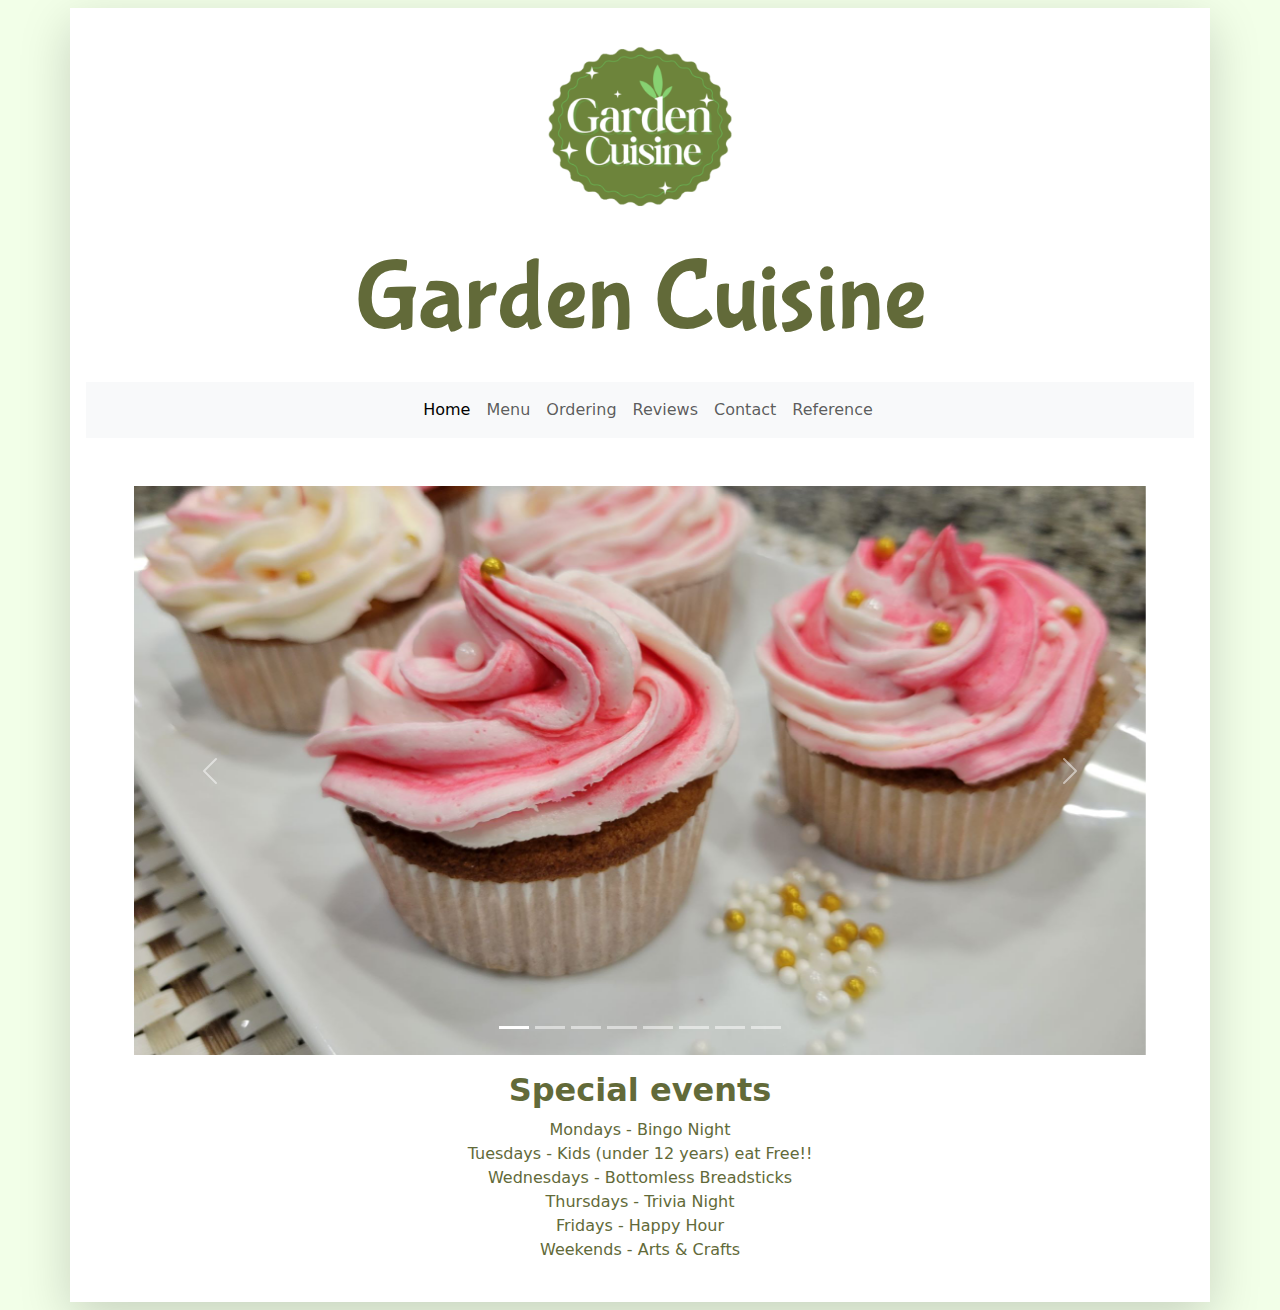
<file: index.html>
<!DOCTYPE html>
<html>
	<head>
		<meta charset="utf-8"/>
		<meta name="viewport" content="width=device-width, initial-scale=1"/>

		<link href="https://cdn.jsdelivr.net/npm/bootstrap@5.3.3/dist/css/bootstrap.min.css" rel="stylesheet"/>
		<link href="https://cdn.jsdelivr.net/npm/bootstrap-icons@1.11.3/font/bootstrap-icons.min.css" rel="stylesheet">
		<link href="css/garden.css" rel="stylesheet">

		<script src="js/bootstrap.bundle.min.js"></script>

		<style>
			@import url('https://fonts.googleapis.com/css2?family=Bubblegum+Sans&family=Faculty+Glyphic&display=swap');
		</style>
	</head>
	<body>
		<div class="container shadow-lg p-3 mt-2 mb-2 bg-body">
			<!-- Title -->
			<div class="text-center">
				<img src="images/logo.png" class="logo" />
				<h1 class="garden-cuisine-regular">Garden Cuisine</h1>
			</div>
			<!-- Title -->

			<!-- Navigation Menu -->
			<nav class="navbar navbar-expand-lg bg-body-tertiary">
				<div class="container-fluid">
					<a class="navbar-brand" href="#"></a>
					<button class="navbar-toggler" type="button" data-bs-toggle="collapse" data-bs-target="#navbarSupportedContent" aria-controls="navbarSupportedContent" aria-expanded="false" aria-label="Toggle navigation">
						<span class="navbar-toggler-icon"></span>
					</button>
					<div class="collapse navbar-collapse justify-content-md-center" id="navbarSupportedContent">
						<ul class="navbar-nav">
							<li class="nav-item">
								<a class="nav-link active" href="index.html">Home</a>
							</li>
							<li class="nav-item">
								<a class="nav-link" href="menu.html">Menu</a>
							</li>
							<li class="nav-item">
								<a class="nav-link" href="order.html">Ordering</a>
							</li>
							<li class="nav-item">
								<a class="nav-link" href="review.html">Reviews</a>
							</li>
							<li class="nav-item">
								<a class="nav-link" href="contact.html">Contact</a>
							</li>
							<li class="nav-item">
								<a class="nav-link" href="reference.html">Reference</a>
							</li>
						</ul>
					</div>
				</div>
			</nav>
			<!-- Navigation Menu -->

			<!-- Page Content -->
			<div class="text-center p-5 pb-2">
				<div id="carouselSlides" class="carousel slide" data-bs-ride="carousel">
					<div class="carousel-indicators">
						<button type="button" data-bs-target="#carouselSlides" data-bs-slide-to="0" class="active" aria-current="true" aria-label="Slide 1"></button>
						<button type="button" data-bs-target="#carouselSlides" data-bs-slide-to="1" aria-label="Slide 2"></button>
						<button type="button" data-bs-target="#carouselSlides" data-bs-slide-to="2" aria-label="Slide 3"></button>
						<button type="button" data-bs-target="#carouselSlides" data-bs-slide-to="3" aria-label="Slide 3"></button>
						<button type="button" data-bs-target="#carouselSlides" data-bs-slide-to="4" aria-label="Slide 4"></button>
						<button type="button" data-bs-target="#carouselSlides" data-bs-slide-to="5" aria-label="Slide 5"></button>
						<button type="button" data-bs-target="#carouselSlides" data-bs-slide-to="6" aria-label="Slide 6"></button>
						<button type="button" data-bs-target="#carouselSlides" data-bs-slide-to="7" aria-label="Slide 7"></button>
					</div>
					<div class="carousel-inner">
						<div class="carousel-item active" data-bs-interval="3000" >
							<img src="images/slide1.jpg" class="d-block w-100" alt="..." >
						</div>
						<div class="carousel-item" data-bs-interval="3000" >
							<img src="images/slide2.jpg" class="d-block w-100" alt="..." >
						</div>
						<div class="carousel-item" data-bs-interval="3000">
							<img src="images/slide3.jpg" class="d-block w-100" alt="..." >
						</div>
						<div class="carousel-item" data-bs-interval="3000" >
							<img src="images/slide4.jpg" class="d-block w-100" alt="..." >
						</div>
						<div class="carousel-item" data-bs-interval="3000" >
							<img src="images/slide5.jpg" class="d-block w-100" alt="..." >
						</div>
						<div class="carousel-item" data-bs-interval="3000" >
							<img src="images/slide6.jpg" class="d-block w-100" alt="..." >
						</div>
						<div class="carousel-item" data-bs-interval="3000" >
							<img src="images/slide7.jpg" class="d-block w-100" alt="..." >
						</div>
						<div class="carousel-item" data-bs-interval="3000" >
							<img src="images/slide8.jpg" class="d-block w-100" alt="...">
						</div>
					</div>
					<button class="carousel-control-prev" type="button" data-bs-target="#carouselSlides" data-bs-slide="prev">
						<span class="carousel-control-prev-icon" aria-hidden="true"></span>
						<span class="visually-hidden">Previous</span>
					</button>
					<button class="carousel-control-next" type="button" data-bs-target="#carouselSlides" data-bs-slide="next">
						<span class="carousel-control-next-icon" aria-hidden="true"></span>
						<span class="visually-hidden">Next</span>
					</button>
				</div>

				<div class="text-center p-3 pb-0">
					<h2 class="fw-bold">Special events</h2>
					<p>
						Mondays - Bingo Night<br/>
						Tuesdays - Kids (under 12 years) eat Free!!<br/>
						Wednesdays - Bottomless Breadsticks<br/>
						Thursdays - Trivia Night<br/>
						Fridays - Happy Hour<br/>
						Weekends - Arts & Crafts<br/>
					</p>
				</div>
			</div>
			<!-- Page Content -->
		</div>
	</body>
</html>
</file>
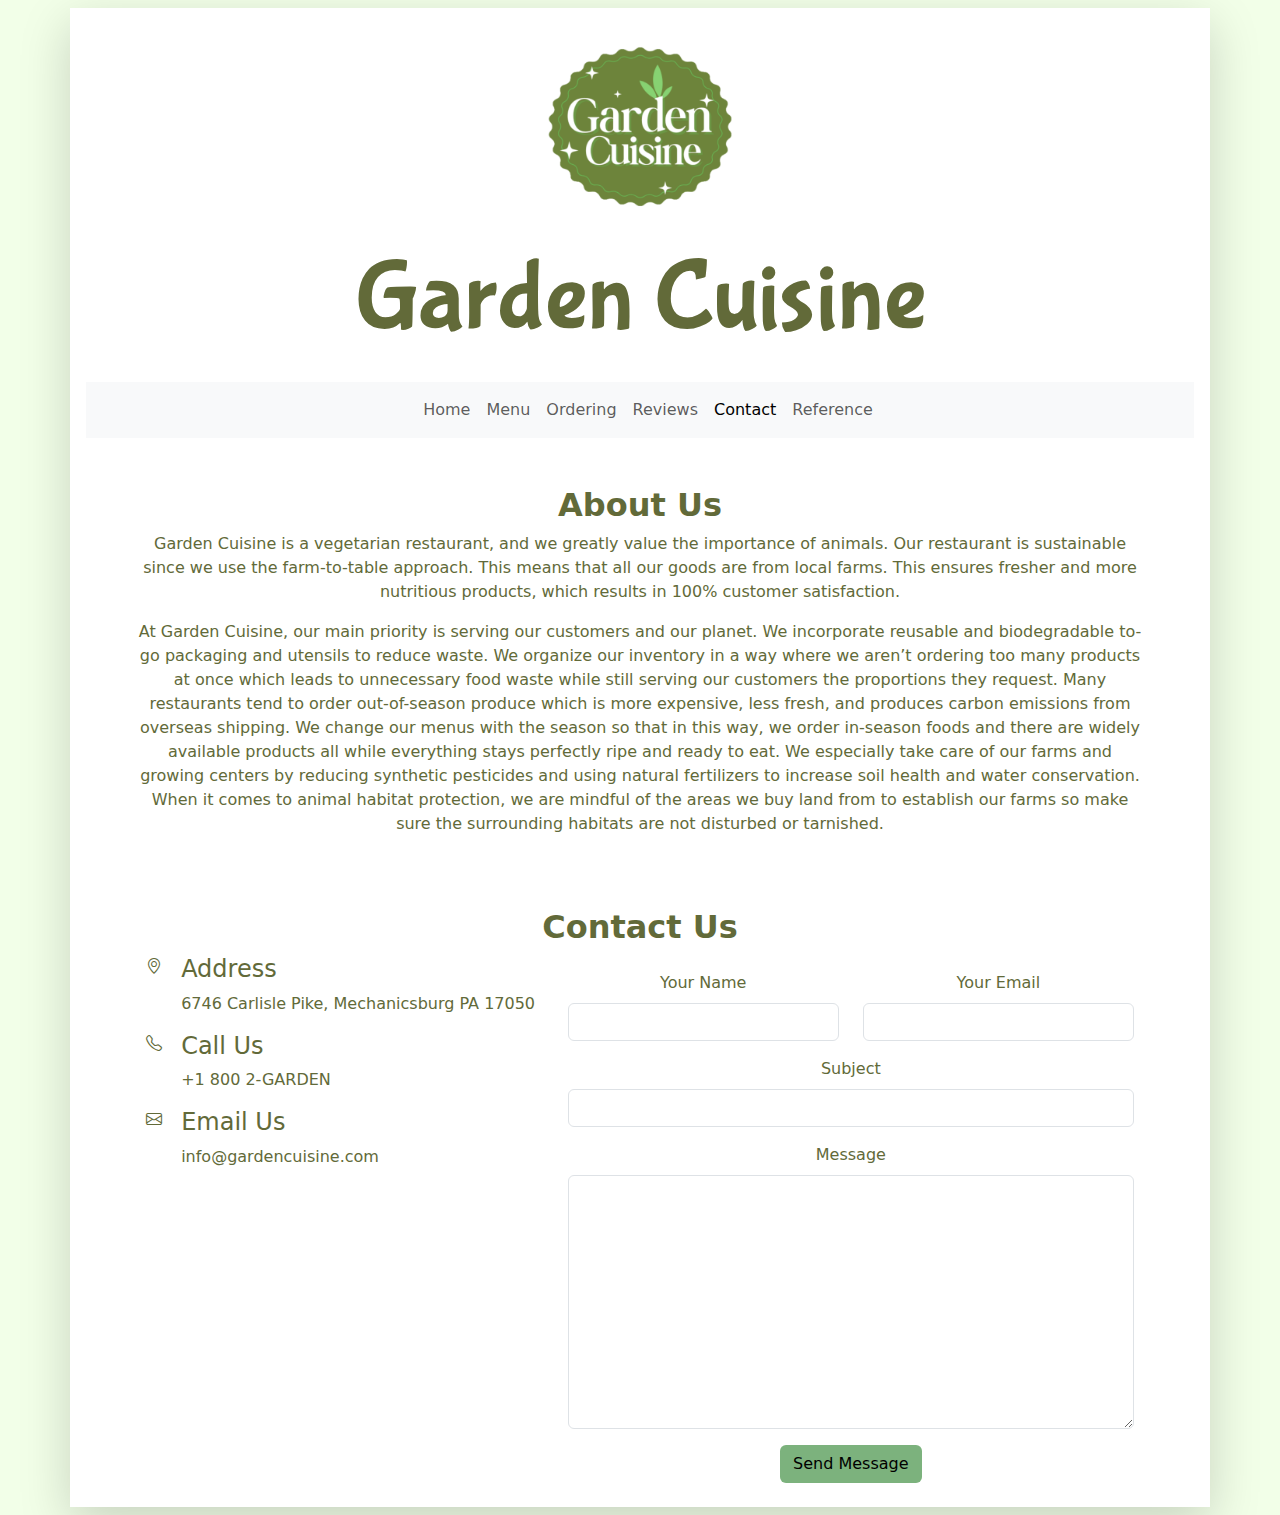
<file: contact.html>
<!DOCTYPE html>
<html>
	<head>
		<meta charset="utf-8"/>
		<meta name="viewport" content="width=device-width, initial-scale=1"/>

		<link href="https://cdn.jsdelivr.net/npm/bootstrap@5.3.3/dist/css/bootstrap.min.css" rel="stylesheet"/>
		<link href="https://cdn.jsdelivr.net/npm/bootstrap-icons@1.11.3/font/bootstrap-icons.min.css" rel="stylesheet">
		<link href="css/garden.css" rel="stylesheet">

		<script src="js/bootstrap.bundle.min.js"></script>

		<style>
			@import url('https://fonts.googleapis.com/css2?family=Bubblegum+Sans&family=Faculty+Glyphic&display=swap');
		</style>
	</head>
	<body>
		<div class="container shadow-lg p-3 mt-2 mb-2 bg-body">
			<!-- Title -->
			<div class="text-center">
				<img src="images/logo.png" class="logo" />
				<h1 class="garden-cuisine-regular">Garden Cuisine</h1>
			</div>
			<!-- Title -->

			<!-- Navigation Menu -->
			<nav class="navbar navbar-expand-lg bg-body-tertiary">
				<div class="container-fluid">
					<a class="navbar-brand" href="#"></a>
					<button class="navbar-toggler" type="button" data-bs-toggle="collapse" data-bs-target="#navbarSupportedContent" aria-controls="navbarSupportedContent" aria-expanded="false" aria-label="Toggle navigation">
						<span class="navbar-toggler-icon"></span>
					</button>
					<div class="collapse navbar-collapse justify-content-md-center" id="navbarSupportedContent">
						<ul class="navbar-nav">
							<li class="nav-item">
								<a class="nav-link" href="index.html">Home</a>
							</li>
							<li class="nav-item">
								<a class="nav-link" href="menu.html">Menu</a>
							</li>
							<li class="nav-item">
								<a class="nav-link" href="order.html">Ordering</a>
							</li>
							<li class="nav-item">
								<a class="nav-link" href="review.html">Reviews</a>
							</li>
							<li class="nav-item">
								<a class="nav-link active" href="contact.html">Contact</a>
							</li>
							<li class="nav-item">
								<a class="nav-link" href="reference.html">Reference</a>
							</li>
						</ul>
					</div>
				</div>
			</nav>
			<!-- Navigation Menu -->

			<!-- Page Content -->
			<div class="text-center p-5 pb-2">
				<h2 class="fw-bold">About Us</h2>
				<p>
					Garden Cuisine is a vegetarian restaurant, and we greatly value the importance of animals. Our restaurant is sustainable since we use the farm-to-table approach. This means that all our goods are from local farms. This ensures fresher and more nutritious products, which results in 100% customer satisfaction.
				</p>
				<p>
					At Garden Cuisine, our main priority is serving our customers and our planet. We incorporate reusable and biodegradable to-go packaging and utensils to reduce waste. We organize our inventory in a way where we aren’t ordering too many products at once which leads to unnecessary food waste while still serving our customers the proportions they request. Many restaurants tend to order out-of-season produce which is more expensive, less fresh, and produces carbon emissions from overseas shipping. We change our menus with the season so that in this way, we order in-season foods and there are widely available products all while everything stays perfectly ripe and ready to eat. We especially take care of our farms and growing centers by reducing synthetic pesticides and using natural fertilizers to increase soil health and water conservation. When it comes to animal habitat protection, we are mindful of the areas we buy land from to establish our farms so make sure the surrounding habitats are not disturbed or tarnished.
				</p>
			</div>

			<div class="text-center p-5 pb-2">
				<h2 class="fw-bold">Contact Us</h2>

				<div class="container">
					<div class="row">
						<div class="col-lg-5">
							<div class="row text-start">
								<i class="bi bi-geo-alt col-sm-1"></i>
								<div class="col-sm-11">
									<h4>Address</h4>
									<p>6746 Carlisle Pike, Mechanicsburg PA 17050</p>
								</div>
							</div>

							<div class="row text-start">
								<i class="bi bi-telephone col-sm-1"></i>
								<div class="col-sm-11">
									<h4>Call Us</h4>
									<p>+1 800 2-GARDEN</p>
								</div>
							</div>
							
							<div class="row text-start">
								<i class="bi bi-envelope col-sm-1"></i>
								<div class="col-sm-11">
									<h4>Email Us</h4>
									<p>info@gardencuisine.com</p>
								</div>
							</div>
			
							<iframe src="https://www.google.com/maps/embed?pb=!1m14!1m12!1m3!1d1522.8249996007603!2d-77.0629874801537!3d40.23908358460567!2m3!1f0!2f0!3f0!3m2!1i1024!2i768!4f13.1!5e0!3m2!1sen!2sus!4v1731627456872!5m2!1sen!2sus" frameborder="0" style="border:0; width: 100%; height: 270px;" allowfullscreen="" loading="lazy" referrerpolicy="no-referrer-when-downgrade"></iframe>
						</div>

						<div class="col-lg-7">
							<div class="row">
								<div class="col-md-6 mt-3">
									<label for="name-field" class="pb-2">Your Name</label>
									<input type="text" name="name" id="name-field" class="form-control" required="">
								</div>

								<div class="col-md-6 mt-3">
									<label for="email-field" class="pb-2">Your Email</label>
									<input type="email" class="form-control" name="email" id="email-field" required="">
								</div>

								<div class="col-md-12 mt-3">
									<label for="subject-field" class="pb-2">Subject</label>
									<input type="text" class="form-control" name="subject" id="subject-field" required="">
								</div>

								<div class="col-md-12 mt-3">
									<label for="message-field" class="pb-2">Message</label>
									<textarea class="form-control" name="message" rows="10" id="message-field" required=""></textarea>
								</div>

								<div class="col-md-12 text-center mt-3">
									<button class="btn">Send Message</button>
								</div>
							</div>
						</div>
					</div>
				</div>
			</div>
			<!-- Page Content -->
		</div>
	</body>
</html>
</file>
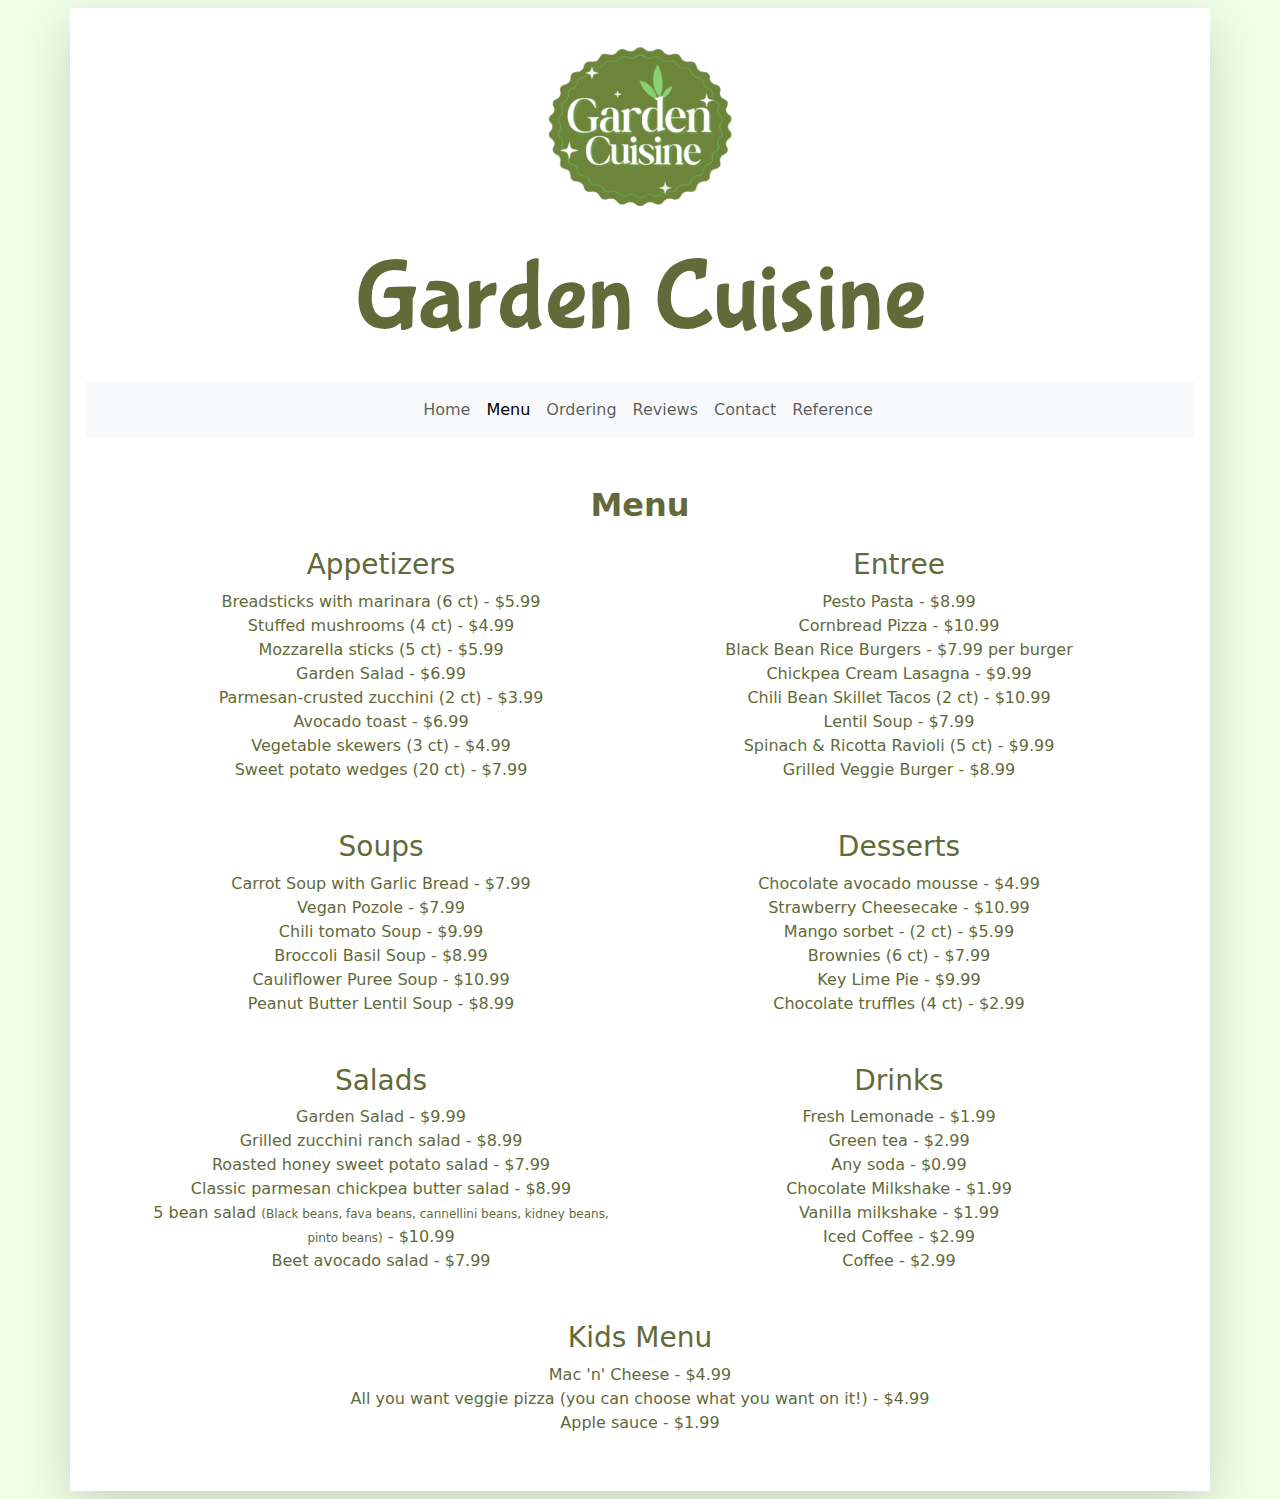
<file: menu.html>
<!DOCTYPE html>
<html>
	<head>
		<meta charset="utf-8"/>
		<meta name="viewport" content="width=device-width, initial-scale=1"/>

		<link href="https://cdn.jsdelivr.net/npm/bootstrap@5.3.3/dist/css/bootstrap.min.css" rel="stylesheet"/>
		<link href="https://cdn.jsdelivr.net/npm/bootstrap-icons@1.11.3/font/bootstrap-icons.min.css" rel="stylesheet">
		<link href="css/garden.css" rel="stylesheet">

		<script src="js/bootstrap.bundle.min.js"></script>

		<style>
			@import url('https://fonts.googleapis.com/css2?family=Bubblegum+Sans&family=Faculty+Glyphic&display=swap');
		</style>
	</head>
	<body>
		<div class="container shadow-lg p-3 mt-2 mb-2 bg-body">
			<!-- Title -->
			<div class="text-center">
				<img src="images/logo.png" class="logo" />
				<h1 class="garden-cuisine-regular">Garden Cuisine</h1>
			</div>
			<!-- Title -->

			<!-- Navigation Menu -->
			<nav class="navbar navbar-expand-lg bg-body-tertiary">
				<div class="container-fluid">
					<a class="navbar-brand" href="#"></a>
					<button class="navbar-toggler" type="button" data-bs-toggle="collapse" data-bs-target="#navbarSupportedContent" aria-controls="navbarSupportedContent" aria-expanded="false" aria-label="Toggle navigation">
						<span class="navbar-toggler-icon"></span>
					</button>
					<div class="collapse navbar-collapse justify-content-md-center" id="navbarSupportedContent">
						<ul class="navbar-nav">
							<li class="nav-item">
								<a class="nav-link" href="index.html">Home</a>
							</li>
							<li class="nav-item">
								<a class="nav-link active" href="menu.html">Menu</a>
							</li>
							<li class="nav-item">
								<a class="nav-link" href="order.html">Ordering</a>
							</li>
							<li class="nav-item">
								<a class="nav-link" href="review.html">Reviews</a>
							</li>
							<li class="nav-item">
								<a class="nav-link" href="contact.html">Contact</a>
							</li>
							<li class="nav-item">
								<a class="nav-link" href="reference.html">Reference</a>
							</li>
						</ul>
					</div>
				</div>
			</nav>
			<!-- Navigation Menu -->

			<!-- Page Content -->
			<div class="text-center p-5 pb-2">
				<h2 class="fw-bold">Menu</h2>

				<div class="row">
					<div class="col-sm-6">
						<div class="p-3 mb-3">
							<h3>Appetizers</h3>
							<div>
								Breadsticks with marinara (6 ct) -  $5.99<br/>
								Stuffed mushrooms (4 ct) - $4.99<br/>
								Mozzarella sticks (5 ct) - $5.99<br/>
								Garden Salad - $6.99<br/>
								Parmesan-crusted zucchini (2 ct) - $3.99<br/>
								Avocado toast - $6.99<br/>
								Vegetable skewers (3 ct) - $4.99<br/>
								Sweet potato wedges (20 ct) - $7.99<br/>
							</div>
						</div>

						<div class="p-3 mb-3">
							<h3>Soups</h3>
							<div>
								Carrot Soup with Garlic Bread - $7.99<br/>
								Vegan Pozole - $7.99<br/>
								Chili tomato Soup - $9.99<br/>
								Broccoli Basil Soup - $8.99<br/>
								Cauliflower Puree Soup - $10.99<br/>
								Peanut Butter Lentil Soup - $8.99<br/>
							</div>
						</div>

						<div class="p-3 mb-3">
							<h3>Salads</h3>
							<div>
								Garden Salad - $9.99<br/>
								Grilled zucchini ranch salad - $8.99<br/>
								Roasted honey sweet potato salad - $7.99<br/>
								Classic parmesan chickpea butter salad - $8.99<br/>
								5 bean salad <span class="menuFootNote">(Black beans, fava beans, cannellini beans, kidney beans, pinto beans)</span> - $10.99<br/>
								Beet avocado salad - $7.99<br/>
							</div>
						</div>
					</div>

					<div class="col-sm-6">
						<div class="p-3 mb-3">
							<h3>Entree</h3>
							<div>
								Pesto Pasta - $8.99<br/>
								Cornbread Pizza - $10.99<br/>
								Black Bean Rice Burgers - $7.99 per burger<br/>
								Chickpea Cream Lasagna - $9.99<br/>
								Chili Bean Skillet Tacos (2 ct) - $10.99<br/>
								Lentil Soup - $7.99<br/>
								Spinach & Ricotta Ravioli (5 ct) - $9.99<br/>
								Grilled Veggie Burger - $8.99<br/>
							</div>
						</div>

						<div class="p-3 mb-3">
							<h3>Desserts</h3>
							<div>
								Chocolate avocado mousse - $4.99<br/>
								Strawberry Cheesecake - $10.99<br/>
								Mango sorbet - (2 ct) - $5.99<br/>
								Brownies (6 ct) - $7.99<br/>
								Key Lime Pie - $9.99<br/>
								Chocolate truffles (4 ct) - $2.99<br/>
							</div>
						</div>

						<div class="p-3 mb-3">
							<h3>Drinks</h3>
							<div>
								Fresh Lemonade - $1.99<br/>
								Green tea - $2.99<br/>
								Any soda - $0.99<br/>
								Chocolate Milkshake - $1.99<br/>
								Vanilla milkshake - $1.99<br/>
								Iced Coffee - $2.99<br/>
								Coffee - $2.99<br/>
							</div>
						</div>
					</div>
				</div>

				<div class="p-3 mb-3">
					<h3>Kids Menu</h3>
					<div>
						Mac 'n' Cheese - $4.99<br/>
						All you want veggie pizza (you can choose what you want on it!) - $4.99<br/>
						Apple sauce - $1.99<br/>
					</div>
				</div>

			</div>		
			<!-- Page Content -->
		</div>
	</body>
</html>
</file>
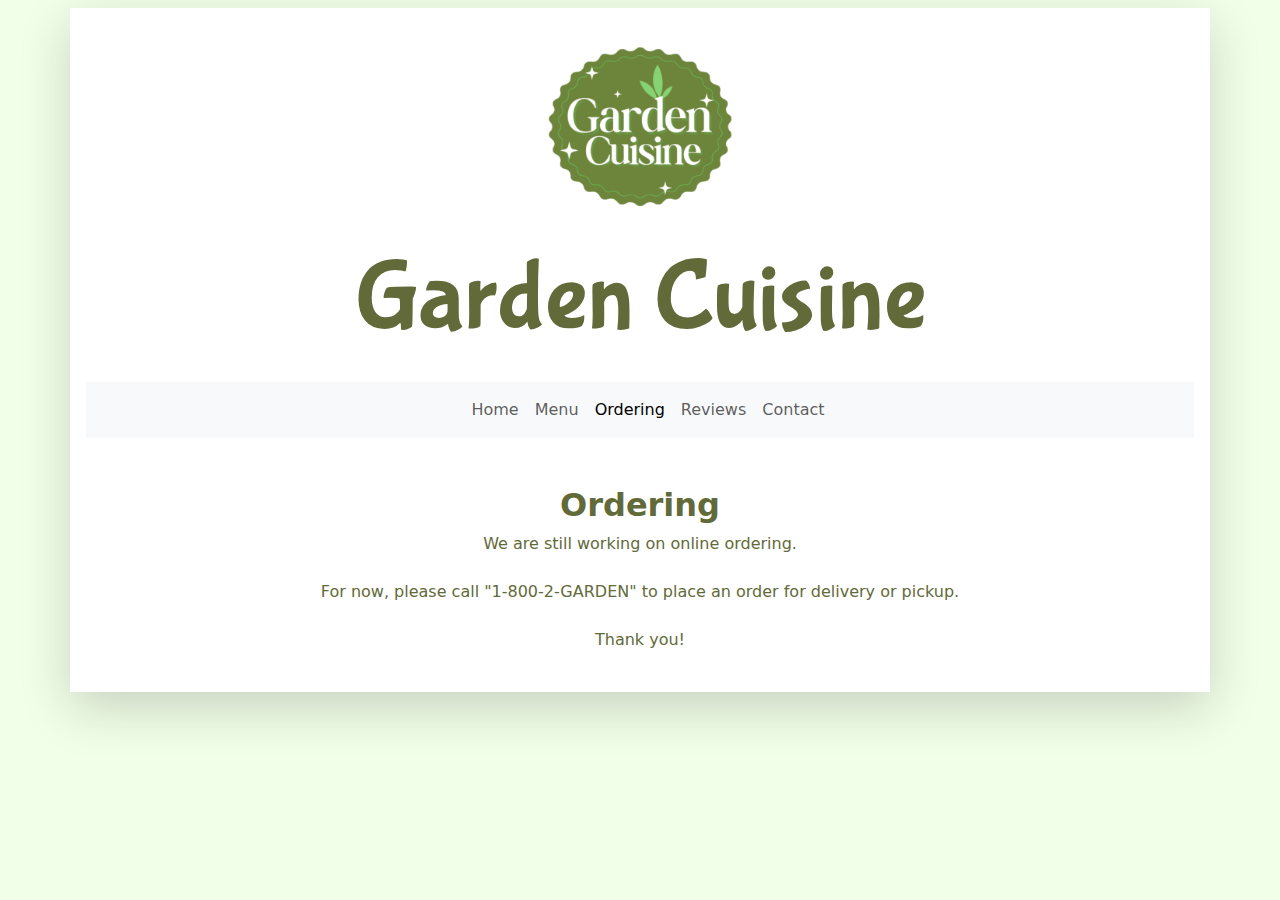
<file: order.html>
<!DOCTYPE html>
<html>
	<head>
		<meta charset="utf-8"/>
		<meta name="viewport" content="width=device-width, initial-scale=1"/>

		<link href="https://cdn.jsdelivr.net/npm/bootstrap@5.3.3/dist/css/bootstrap.min.css" rel="stylesheet"/>
		<link href="https://cdn.jsdelivr.net/npm/bootstrap-icons@1.11.3/font/bootstrap-icons.min.css" rel="stylesheet">
		<link href="css/garden.css" rel="stylesheet">

		<script src="js/bootstrap.bundle.min.js"></script>

		<style>
			@import url('https://fonts.googleapis.com/css2?family=Bubblegum+Sans&family=Faculty+Glyphic&display=swap');
		</style>
	</head>
	<body>
		<div class="container shadow-lg p-3 mt-2 mb-2 bg-body">
			<!-- Title -->
			<div class="text-center">
				<img src="images/logo.png" class="logo" />
				<h1 class="garden-cuisine-regular">Garden Cuisine</h1>
			</div>
			<!-- Title -->

			<!-- Navigation Menu -->
			<nav class="navbar navbar-expand-lg bg-body-tertiary">
				<div class="container-fluid">
					<a class="navbar-brand" href="#"></a>
					<button class="navbar-toggler" type="button" data-bs-toggle="collapse" data-bs-target="#navbarSupportedContent" aria-controls="navbarSupportedContent" aria-expanded="false" aria-label="Toggle navigation">
						<span class="navbar-toggler-icon"></span>
					</button>
					<div class="collapse navbar-collapse justify-content-md-center" id="navbarSupportedContent">
						<ul class="navbar-nav">
							<li class="nav-item">
								<a class="nav-link" href="index.html">Home</a>
							</li>
							<li class="nav-item">
								<a class="nav-link" href="menu.html">Menu</a>
							</li>
							<li class="nav-item">
								<a class="nav-link active" href="order.html">Ordering</a>
							</li>
							<li class="nav-item">
								<a class="nav-link" href="review.html">Reviews</a>
							</li>
							<li class="nav-item">
								<a class="nav-link" href="contact.html">Contact</a>
							</li>
						</ul>
					</div>
				</div>
			</nav>
			<!-- Navigation Menu -->

			<!-- Page Content -->
			<div class="text-center p-5 pb-2">
				<h2 class="fw-bold">Ordering</h2>
				<p>
					We are still working on online ordering.<br/><br/>
					For now, please call "1-800-2-GARDEN" to place an order for delivery or pickup.<br/><br/>
					Thank you!
				</p>
			</div>
			<!-- Page Content -->
		</div>
	</body>
</html>
</file>
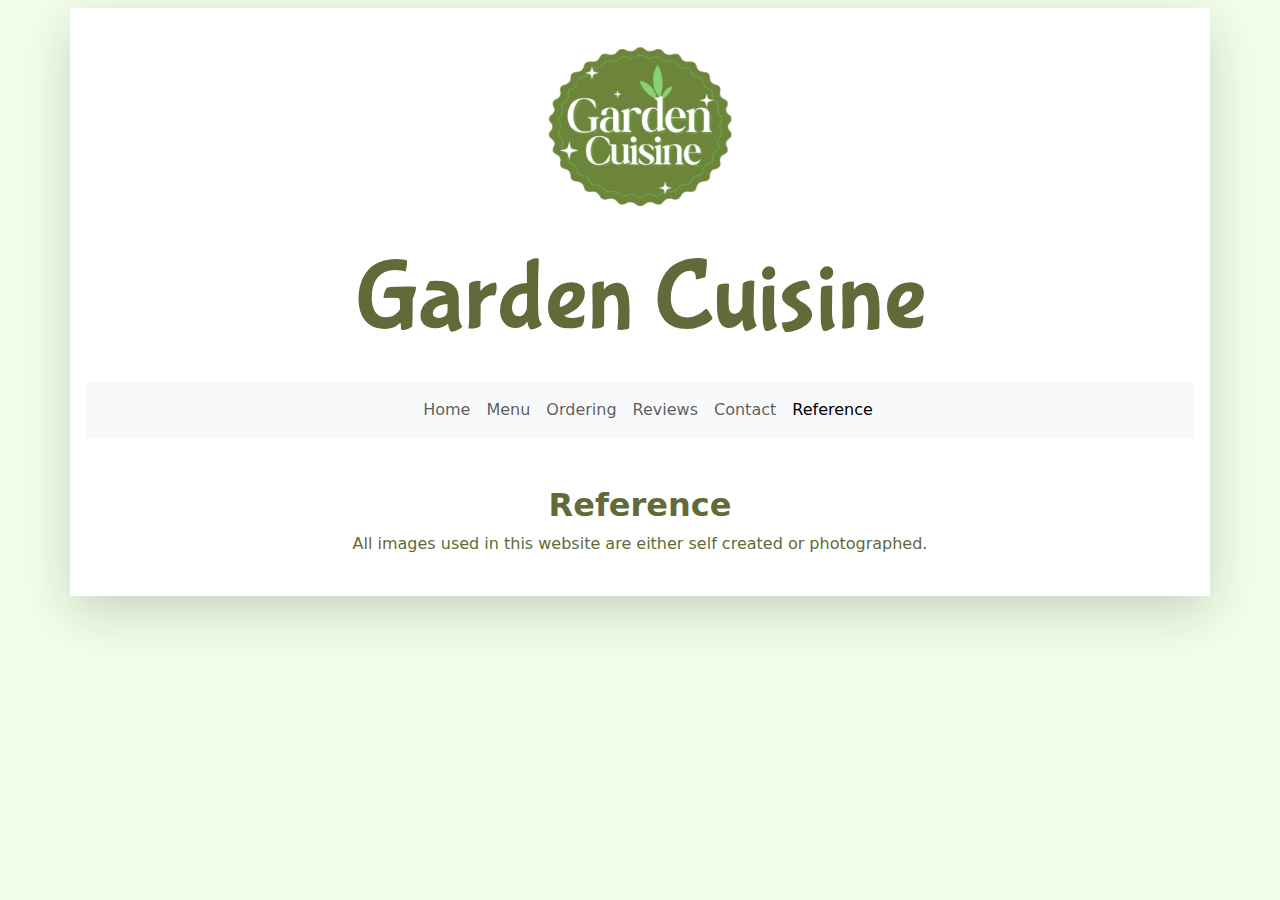
<file: reference.html>
<!DOCTYPE html>
<html>
	<head>
		<meta charset="utf-8"/>
		<meta name="viewport" content="width=device-width, initial-scale=1"/>

		<link href="https://cdn.jsdelivr.net/npm/bootstrap@5.3.3/dist/css/bootstrap.min.css" rel="stylesheet"/>
		<link href="https://cdn.jsdelivr.net/npm/bootstrap-icons@1.11.3/font/bootstrap-icons.min.css" rel="stylesheet">
		<link href="css/garden.css" rel="stylesheet">

		<script src="js/bootstrap.bundle.min.js"></script>

		<style>
			@import url('https://fonts.googleapis.com/css2?family=Bubblegum+Sans&family=Faculty+Glyphic&display=swap');
		</style>
	</head>
	<body>
		<div class="container shadow-lg p-3 mt-2 mb-2 bg-body">
			<!-- Title -->
			<div class="text-center">
				<img src="images/logo.png" class="logo" />
				<h1 class="garden-cuisine-regular">Garden Cuisine</h1>
			</div>
			<!-- Title -->

			<!-- Navigation Menu -->
			<nav class="navbar navbar-expand-lg bg-body-tertiary">
				<div class="container-fluid">
					<a class="navbar-brand" href="#"></a>
					<button class="navbar-toggler" type="button" data-bs-toggle="collapse" data-bs-target="#navbarSupportedContent" aria-controls="navbarSupportedContent" aria-expanded="false" aria-label="Toggle navigation">
						<span class="navbar-toggler-icon"></span>
					</button>
					<div class="collapse navbar-collapse justify-content-md-center" id="navbarSupportedContent">
						<ul class="navbar-nav">
							<li class="nav-item">
								<a class="nav-link" href="index.html">Home</a>
							</li>
							<li class="nav-item">
								<a class="nav-link" href="menu.html">Menu</a>
							</li>
							<li class="nav-item">
								<a class="nav-link" href="order.html">Ordering</a>
							</li>
							<li class="nav-item">
								<a class="nav-link" href="review.html">Reviews</a>
							</li>
							<li class="nav-item">
								<a class="nav-link" href="contact.html">Contact</a>
							</li>
							<li class="nav-item">
								<a class="nav-link active" href="reference.html">Reference</a>
							</li>
						</ul>
					</div>
				</div>
			</nav>
			<!-- Navigation Menu -->

			<!-- Page Content -->
			<div class="text-center p-5 pb-2">
				<h2 class="fw-bold">Reference</h2>
				<p>
					All images used in this website are either self created or photographed.
				</p>
			</div>
			<!-- Page Content -->
		</div>
	</body>
</html>
</file>
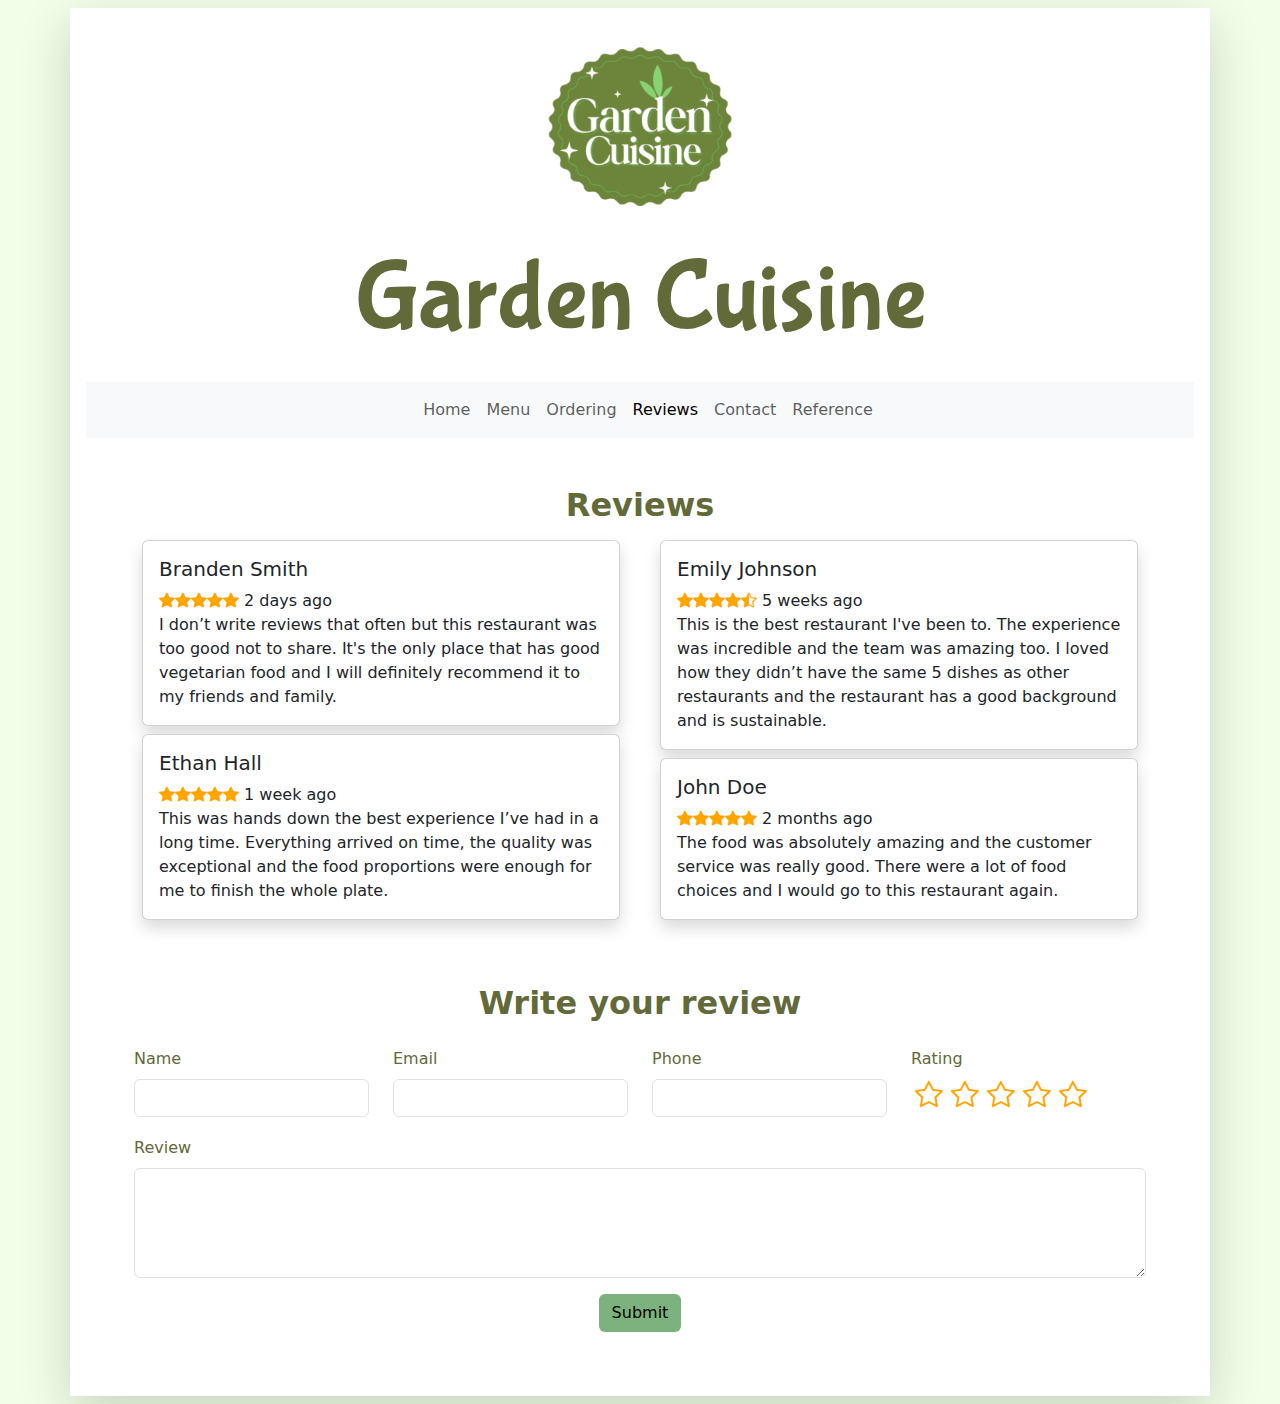
<file: review.html>
<!DOCTYPE html>
<html>
	<head>
		<meta charset="utf-8"/>
		<meta name="viewport" content="width=device-width, initial-scale=1"/>

		<link href="https://cdn.jsdelivr.net/npm/bootstrap@5.3.3/dist/css/bootstrap.min.css" rel="stylesheet"/>
		<link href="https://cdn.jsdelivr.net/npm/bootstrap-icons@1.11.3/font/bootstrap-icons.min.css" rel="stylesheet">
		<link href="css/garden.css" rel="stylesheet">

		<script src="js/bootstrap.bundle.min.js"></script>

		<style>
			@import url('https://fonts.googleapis.com/css2?family=Bubblegum+Sans&family=Faculty+Glyphic&display=swap');
		</style>
	</head>
	<body>
		<div class="container shadow-lg p-3 mt-2 mb-2 bg-body">
			<!-- Title -->
			<div class="text-center">
				<img src="images/logo.png" class="logo" />
				<h1 class="garden-cuisine-regular">Garden Cuisine</h1>
			</div>
			<!-- Title -->

			<!-- Navigation Menu -->
			<nav class="navbar navbar-expand-lg bg-body-tertiary">
				<div class="container-fluid">
					<a class="navbar-brand" href="#"></a>
					<button class="navbar-toggler" type="button" data-bs-toggle="collapse" data-bs-target="#navbarSupportedContent" aria-controls="navbarSupportedContent" aria-expanded="false" aria-label="Toggle navigation">
						<span class="navbar-toggler-icon"></span>
					</button>
					<div class="collapse navbar-collapse justify-content-md-center" id="navbarSupportedContent">
						<ul class="navbar-nav">
							<li class="nav-item">
								<a class="nav-link" href="index.html">Home</a>
							</li>
							<li class="nav-item">
								<a class="nav-link" href="menu.html">Menu</a>
							</li>
							<li class="nav-item">
								<a class="nav-link" href="order.html">Ordering</a>
							</li>
							<li class="nav-item">
								<a class="nav-link active" href="review.html">Reviews</a>
							</li>
							<li class="nav-item">
								<a class="nav-link" href="contact.html">Contact</a>
							</li>
							<li class="nav-item">
								<a class="nav-link" href="reference.html">Reference</a>
							</li>
						</ul>
					</div>
				</div>
			</nav>
			<!-- Navigation Menu -->

			<!-- Page Content -->
			<div class="text-center p-5 pb-2">
				<h2 class="fw-bold">Reviews</h2>

				<div class="row text-start">
					<div class="col-sm-6 mb-3 mb-sm-0">
						<div class="card shadow m-2">
							<div class="card-body">
								<h5 class="card-title">Branden Smith</h5>
								<i class="bi bi-star-fill"></i><i class="bi bi-star-fill"></i><i class="bi bi-star-fill"></i><i class="bi bi-star-fill"></i><i class="bi bi-star-fill"></i>
								2 days ago
								<p class="card-text">I don’t write reviews that often but this restaurant was too good not to share. It's the only place that has good vegetarian food and I will definitely recommend it to my friends and family.</p>
							</div>
						</div>

						<div class="card shadow m-2">
							<div class="card-body">
								<h5 class="card-title">Ethan Hall</h5>
								<i class="bi bi-star-fill"></i><i class="bi bi-star-fill"></i><i class="bi bi-star-fill"></i><i class="bi bi-star-fill"></i><i class="bi bi-star-fill"></i>
								1 week ago
								<p class="card-text">This was hands down the best experience I’ve had in a long time. Everything arrived on time, the quality was exceptional and the food proportions were enough for me to finish the whole plate.</p>
							</div>
						</div>
					</div>
					<div class="col-sm-6">
						<div class="card shadow m-2">
							<div class="card-body">
								<h5 class="card-title">Emily Johnson</h5>
								<i class="bi bi-star-fill"></i><i class="bi bi-star-fill"></i><i class="bi bi-star-fill"></i><i class="bi bi-star-fill"></i><i class="bi bi-star-half"></i>
								5 weeks ago
								<p class="card-text">This is the best restaurant I've been to. The experience was incredible and the team was amazing too. I loved how they didn’t have the same 5 dishes as other restaurants and the restaurant has a good background and is sustainable.</p>
							</div>
						</div>

						<div class="card shadow m-2">
							<div class="card-body">
								<h5 class="card-title">John Doe</h5>
								<i class="bi bi-star-fill"></i><i class="bi bi-star-fill"></i><i class="bi bi-star-fill"></i><i class="bi bi-star-fill"></i><i class="bi bi-star-fill"></i>
								2 months ago
								<p class="card-text">The food was absolutely amazing and the customer service was really good. There were a lot of food choices and I would go to this restaurant again.</p>
							</div>
						</div>
					</div>
				</div>
			</div>

			<div class="text-center p-5">
				<h2 class="fw-bold">Write your review</h2>

				<div class="row text-start">
					<div class="col-md-3 mt-3">
						<label for="name-field" class="pb-2">Name</label>
						<input type="text" name="name" id="name-field" class="form-control" required="">
					</div>

					<div class="col-md-3 mt-3">
						<label for="email-field" class="pb-2">Email</label>
						<input type="email" class="form-control" name="email" id="email-field" required="">
					</div>

					<div class="col-md-3 mt-3">
						<label for="email-field" class="pb-2">Phone</label>
						<input type="phone" class="form-control" name="phone" id="email-field" required="">
					</div>

					<div class="col-md-3 mt-3">
						<label for="email-field" class="pb-2">Rating</label>
						<h3>
							<i class="bi bi-star p-1"></i><i class="bi bi-star p-1"></i><i class="bi bi-star p-1"></i><i class="bi bi-star p-1"></i><i class="bi bi-star p-1"></i>
						</h3>
					</div>

					<div class="col-md-12 mt-3">
						<label for="message-field" class="pb-2">Review</label>
						<textarea class="form-control" name="message" rows="4" id="message-field" required=""></textarea>
					</div>

					<div class="col-md-12 text-center mt-3">
						<button class="btn">Submit</button>
					</div>
				</div>
			</div>
			<!-- Page Content -->
		</div>
	</body>
</html>
</file>
<file: css/garden.css>
.garden-cuisine-regular {
	font-family: "Bubblegum Sans", sans-serif;
	font-weight: 400;
	font-size: 100px;
	font-style: normal;
}

body {
	color: #626a39;
	background-color: #f2ffe8;
}

h1 {
	font-size: 60px;
	padding: 15px;
}

.logo {
	width: 200px;
}

.btn {
	background-color: #7cb27d;
	color: #000000;
}
.btn:hover {
	background-color: #7cb27d;
	color: #000000;
}

.bi-star, .bi-star-fill, .bi-star-half {
	color: #ffa500;
}

.menuFootNote {
	font-size: 12px;
}
</file>
